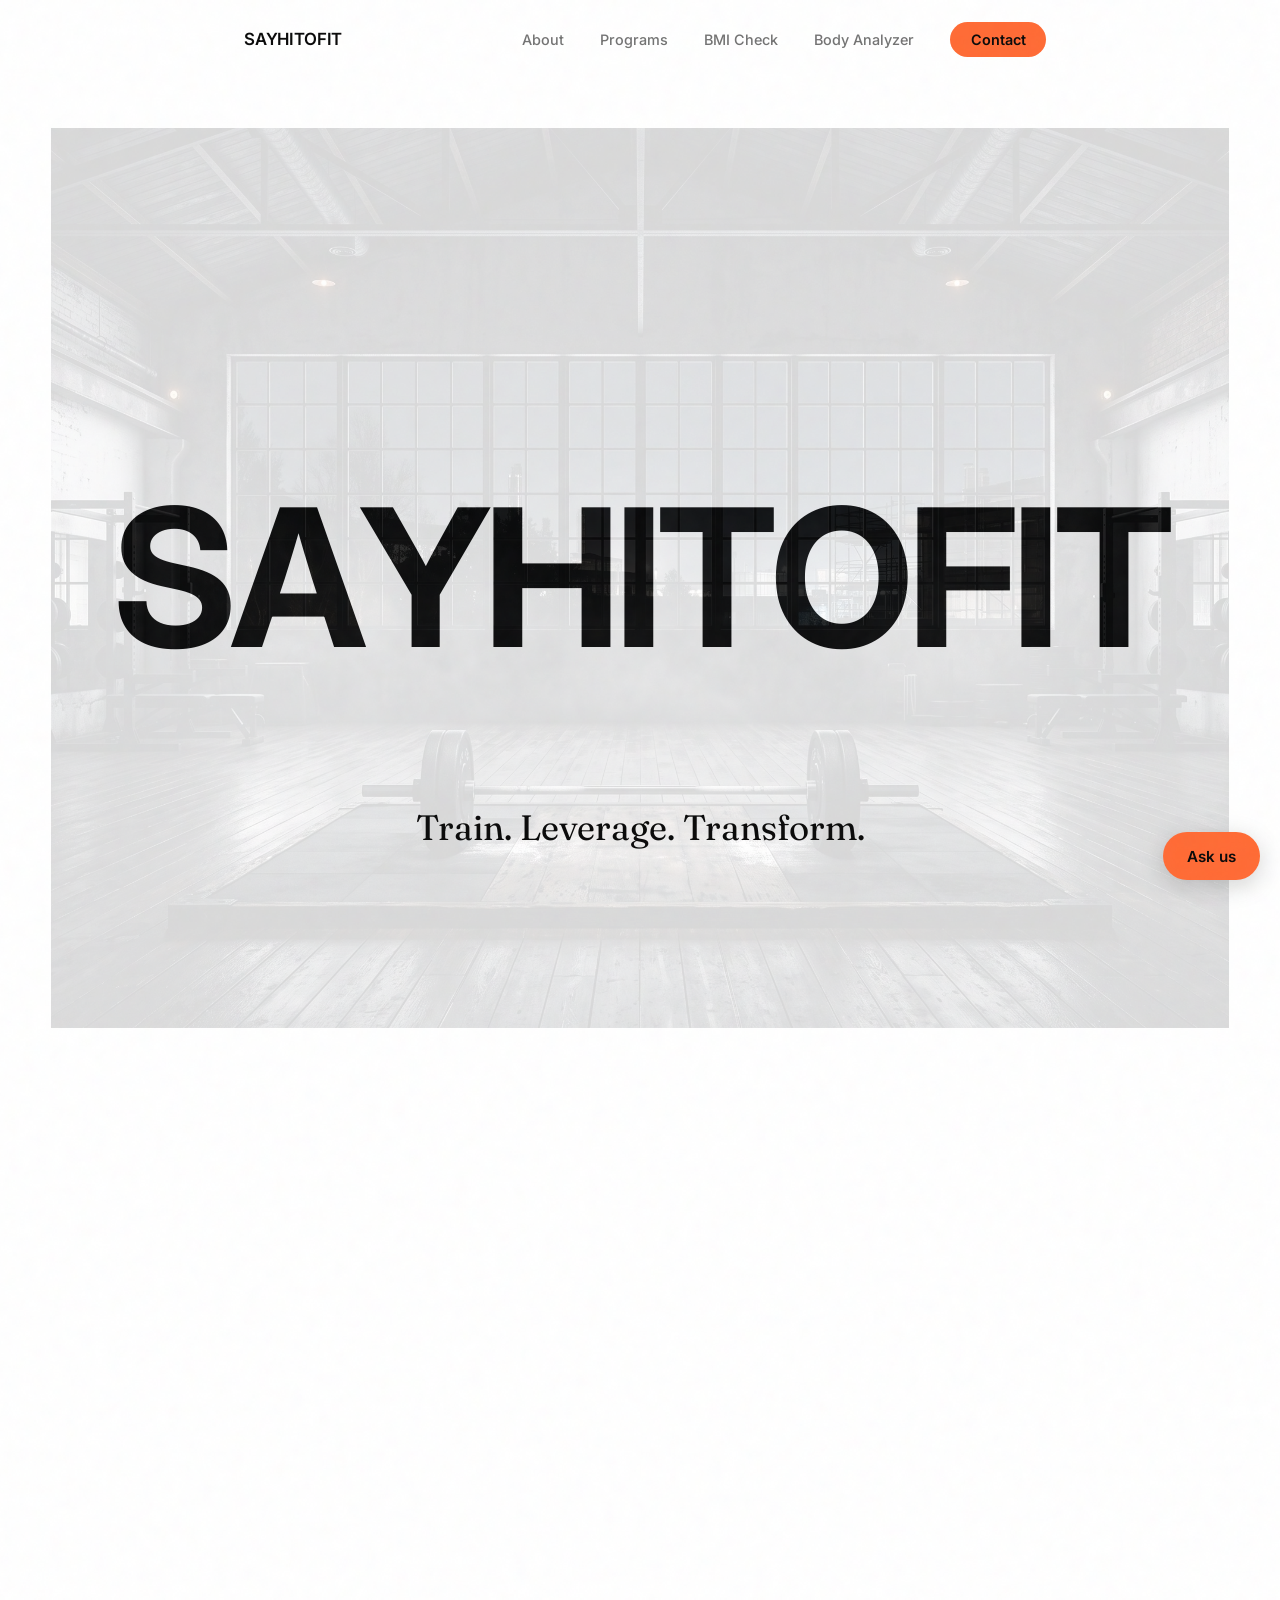
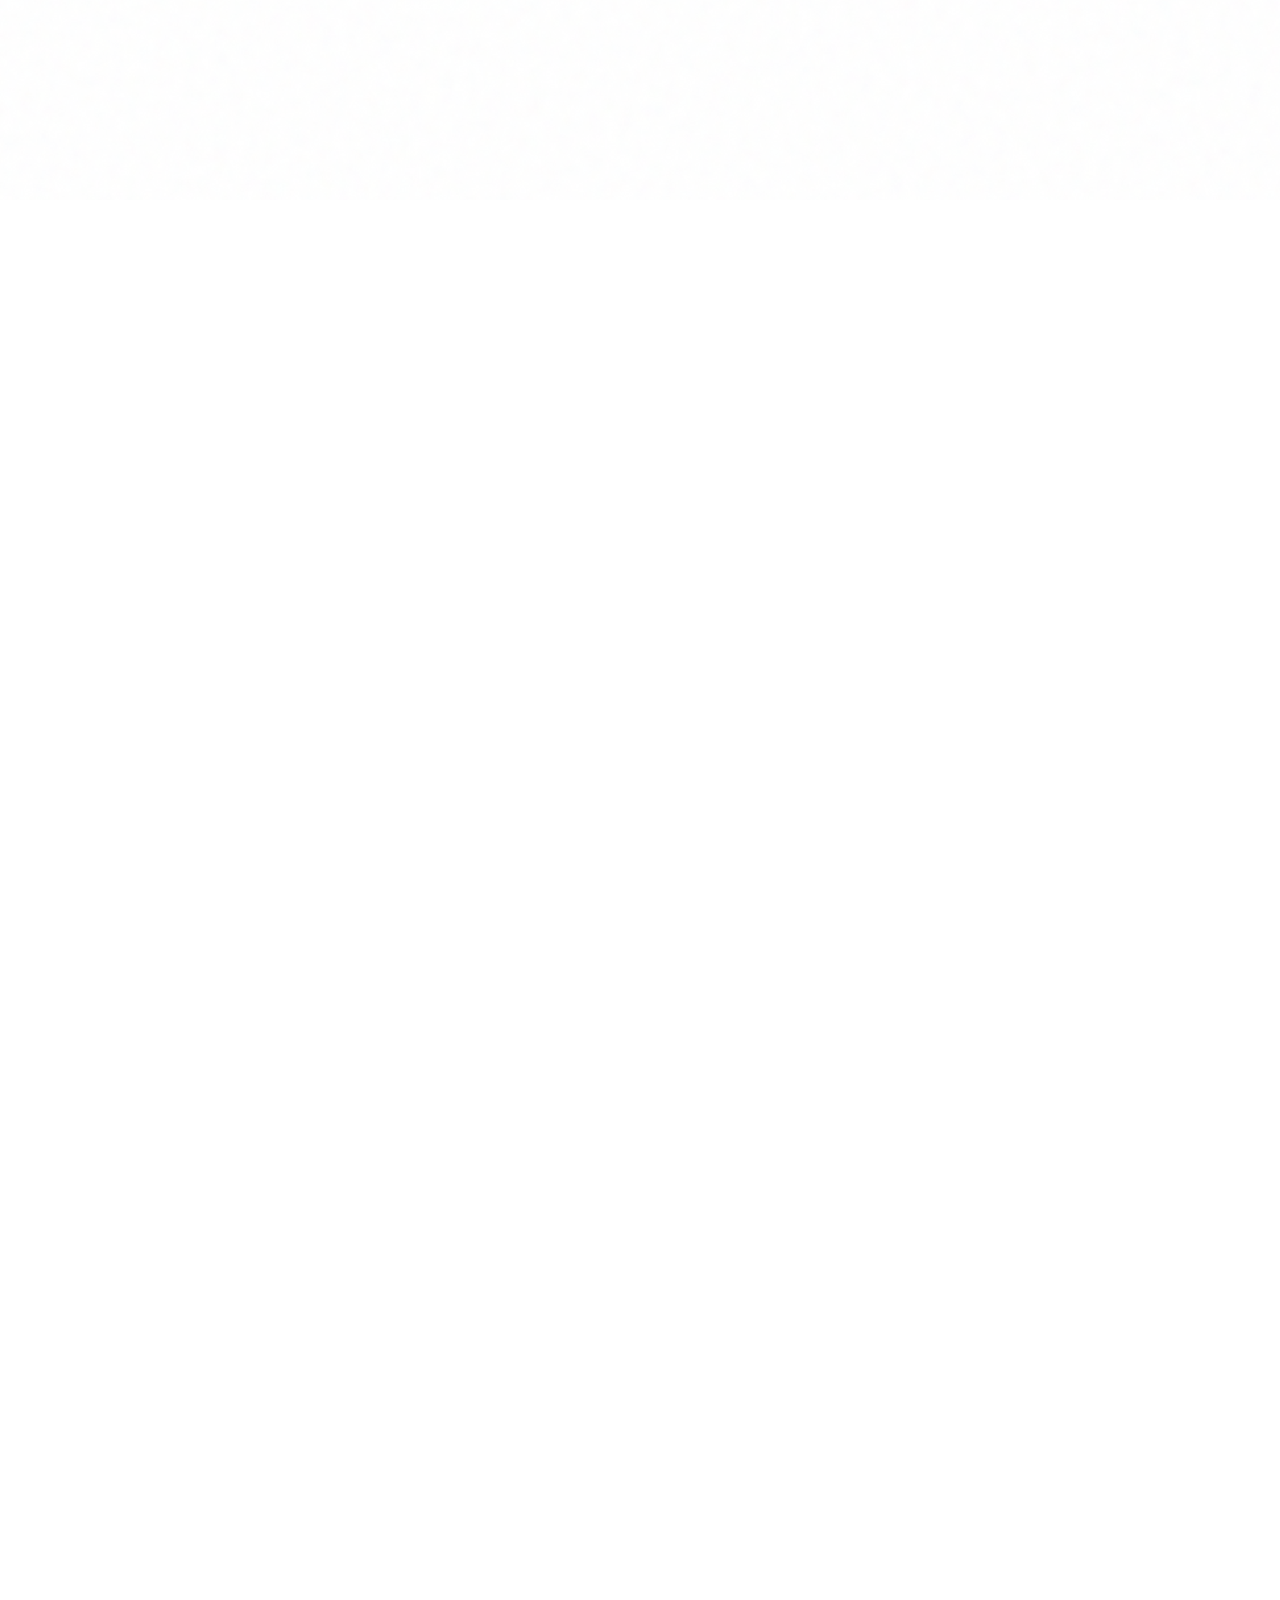
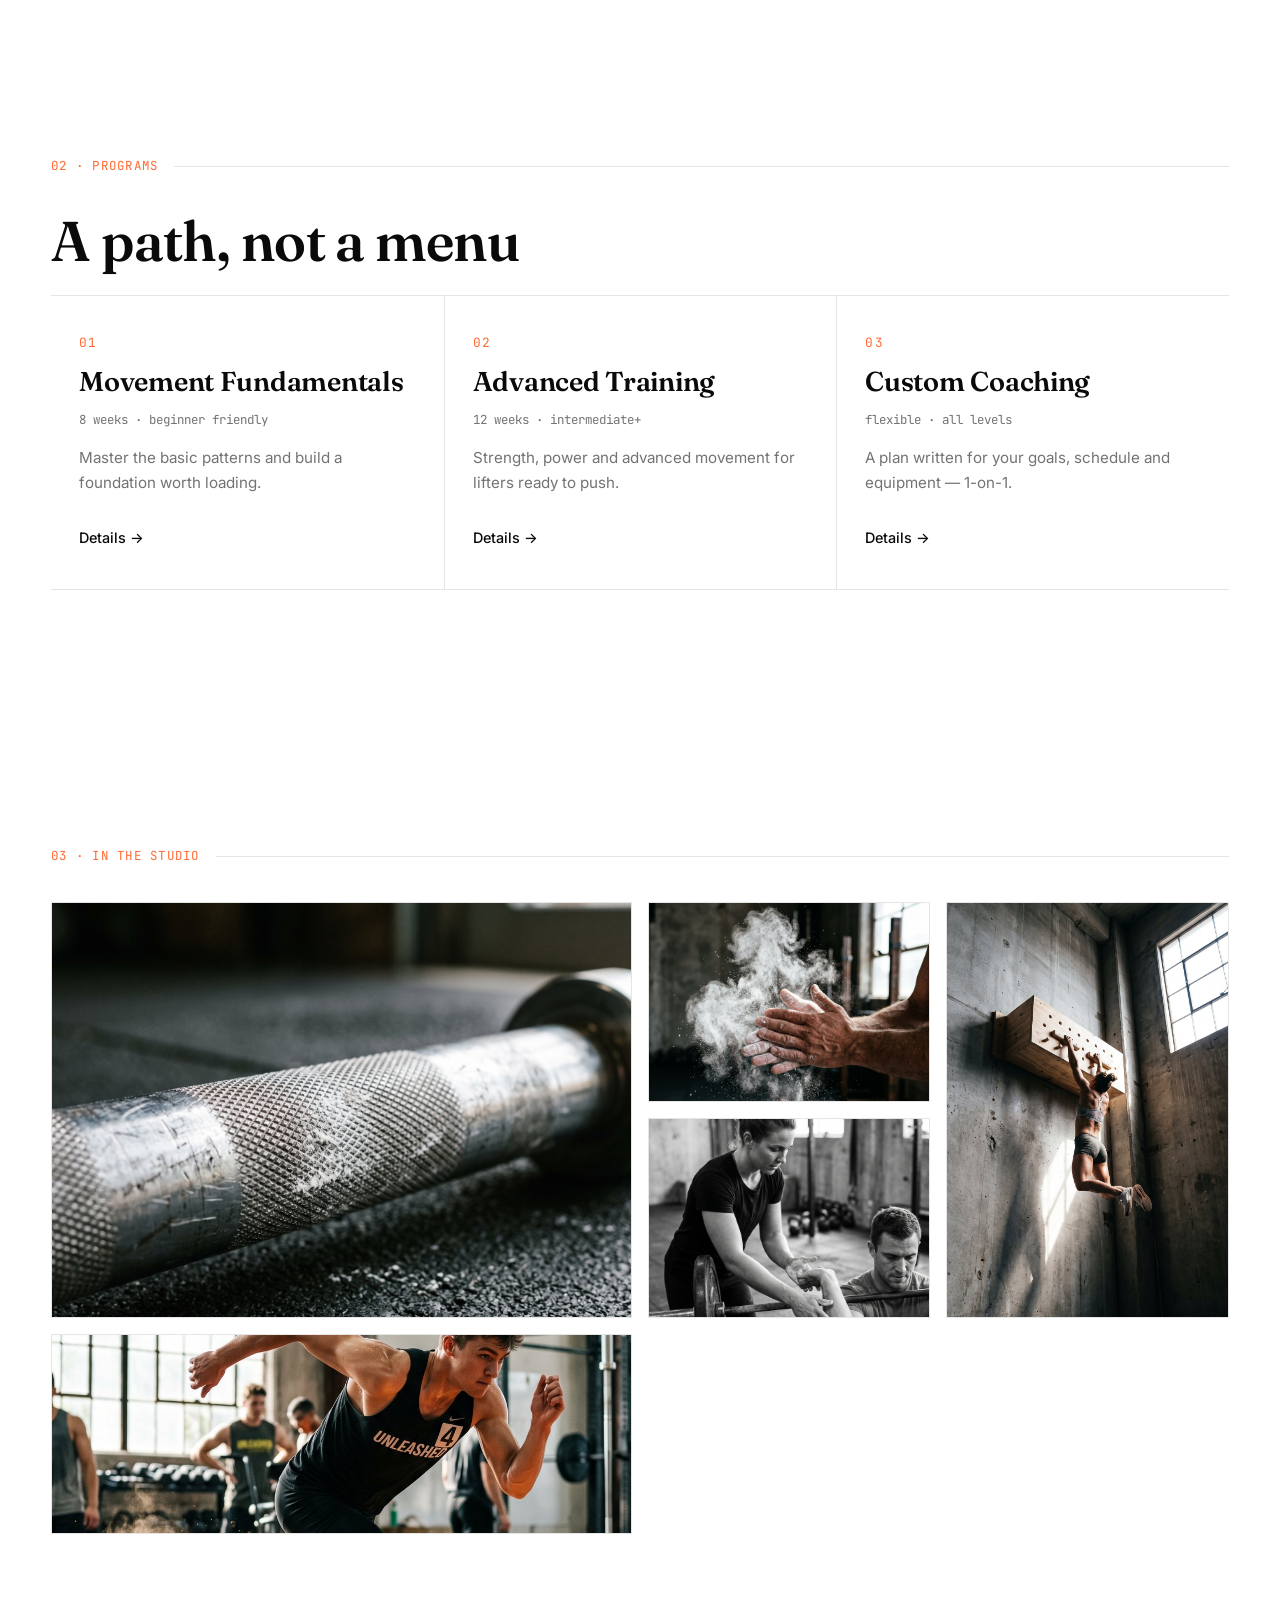
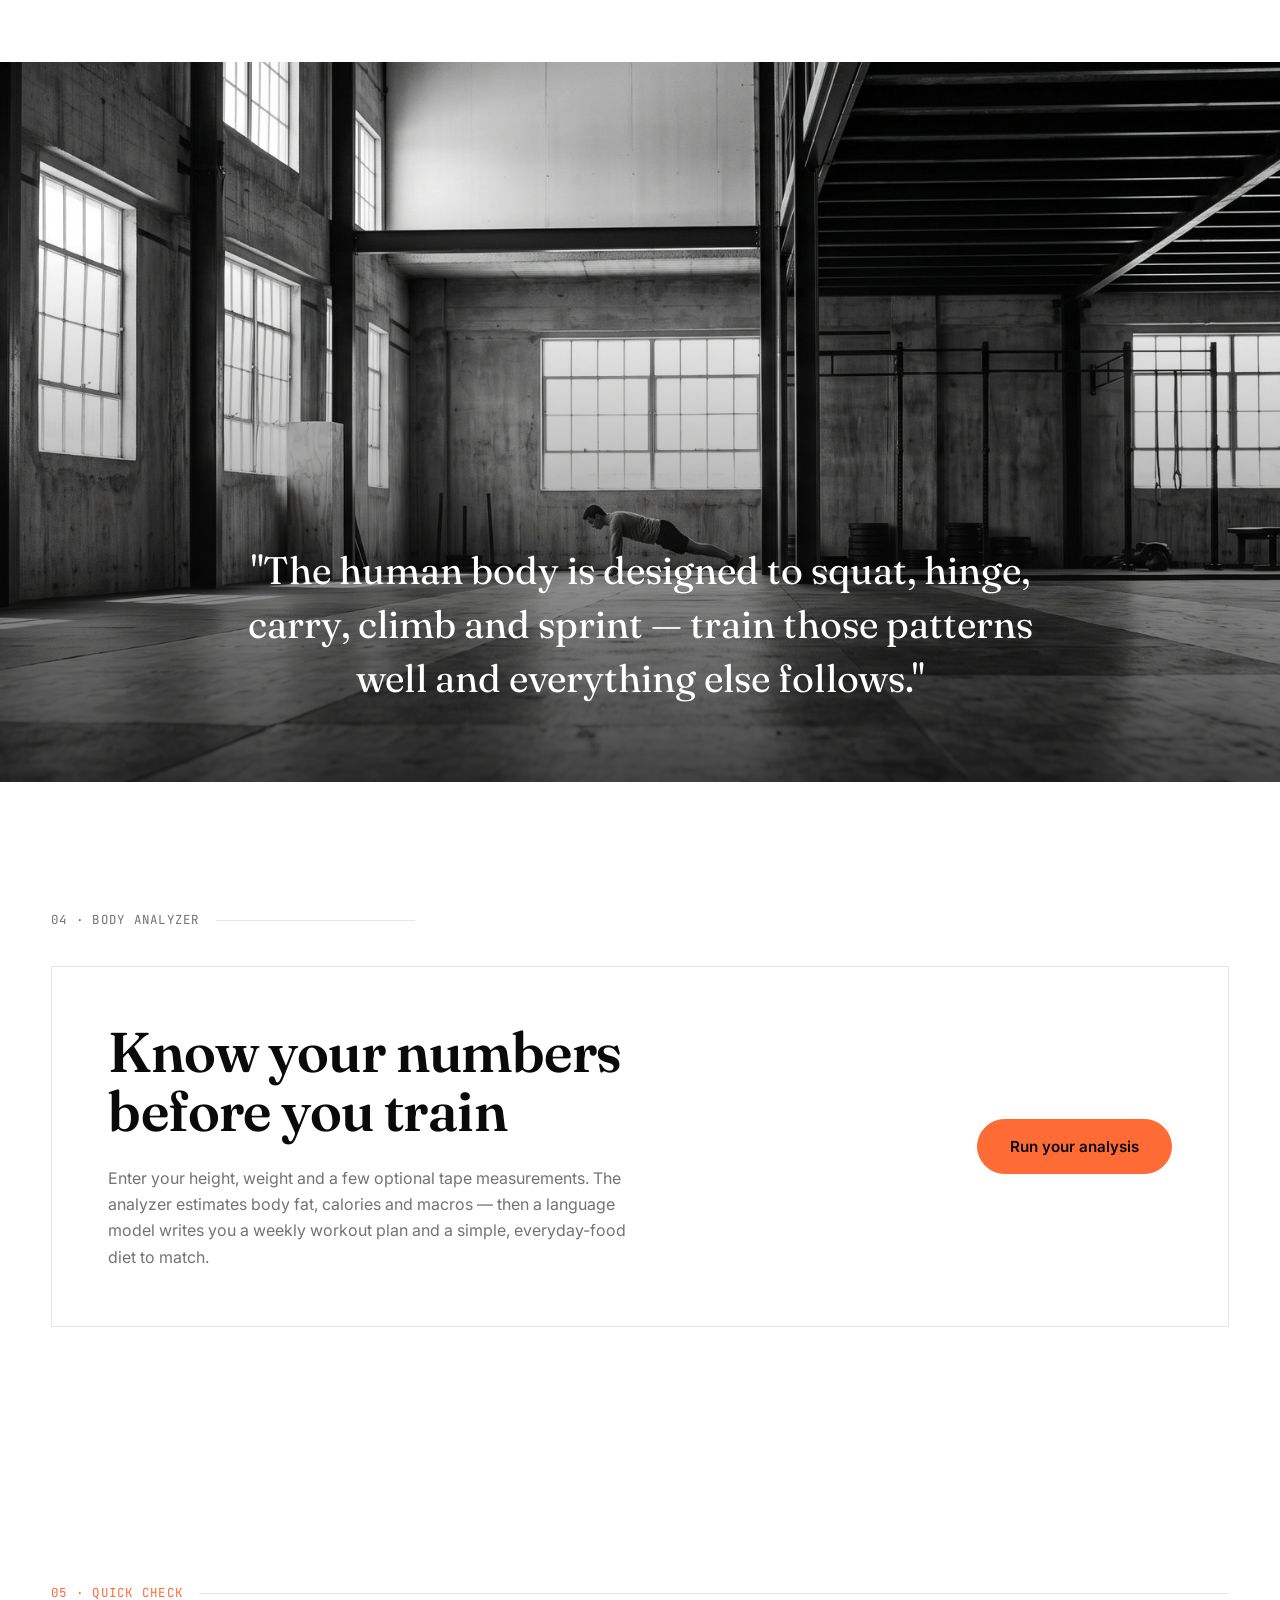
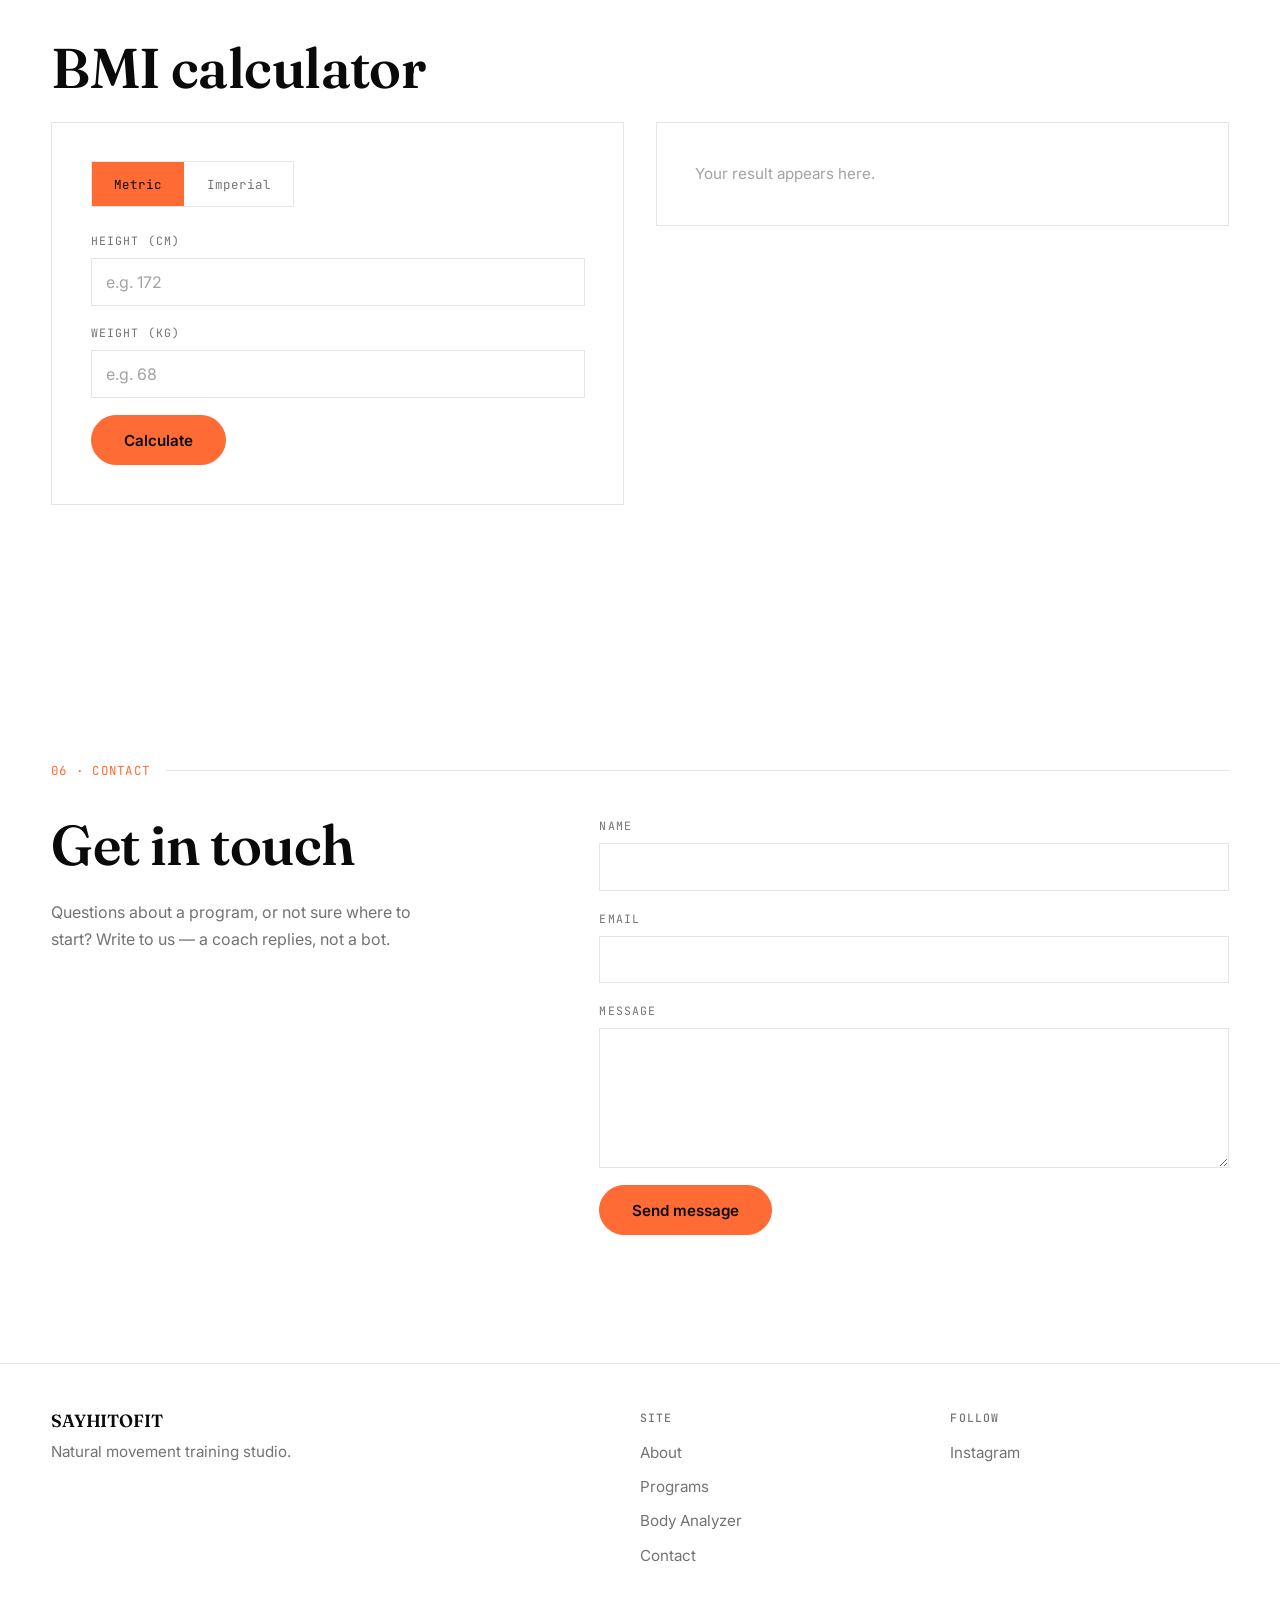
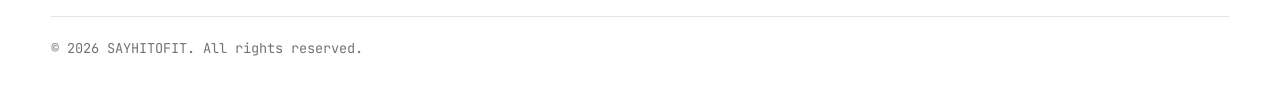
<file: src/index.html>
<!DOCTYPE html>
<html lang="en">
<head>
    <meta charset="UTF-8">
    <meta name="viewport" content="width=device-width, initial-scale=1.0">
    <title>SAYHITOFIT — Natural Movement Training</title>
    <meta name="description" content="SAYHITOFIT coaches natural movement, strength and body composition — programs built around how your body actually moves.">
    <meta property="og:title" content="SAYHITOFIT — Natural Movement Training">
    <meta property="og:description" content="Programs built around how your body actually moves.">
    <link rel="preconnect" href="https://fonts.googleapis.com">
    <link rel="preconnect" href="https://fonts.gstatic.com" crossorigin>
    <link href="https://fonts.googleapis.com/css2?family=Fraunces:opsz,wght@9..144,500;9..144,600&family=Inter:wght@400;500;600;700&family=JetBrains+Mono:wght@400;500&display=swap" rel="stylesheet">
    <link rel="stylesheet" href="assets/css/main.css">
</head>
<body class="grain-overlay">
    <header id="header">
        <div class="header-inner">
            <div class="logo">
                <a href="index.html">SAYHITOFIT</a>
            </div>
            <button class="menu-toggle" aria-label="Open menu" aria-expanded="false" aria-controls="nav-list">☰</button>
            <nav id="navigation" aria-label="Main">
                <ul id="nav-list">
                    <li><a href="#about">About</a></li>
                    <li><a href="programs.html">Programs</a></li>
                    <li><a href="#bmi-calculator">BMI Check</a></li>
                    <li><a href="ai-analyzer.html">Body Analyzer</a></li>
                    <li><a href="#contact" class="nav-cta">Contact</a></li>
                </ul>
            </nav>
        </div>
    </header>

    <main id="main-content">
        <section class="hero" id="hero">
            <div class="hero-scroll-track" id="hero-track">
                <div class="hero-sticky">
                    <div class="hero-bento">
                        <div class="hero-col" id="hero-col-left">
                            <div><img src="assets/images/hero-1.jpg" alt="Athlete exploding out of a sprint start"></div>
                            <div><img src="assets/images/hero-2.jpg" alt="Athlete hanging from a pegboard climb"></div>
                        </div>

                        <div class="hero-center" id="hero-center">
                            <div class="hero-word" id="hero-word">
                                <h1 id="hero-word-text"></h1>
                            </div>
                            <img class="hero-center-media" src="assets/images/hero-center.jpg" alt="Athlete holding an overhead squat with a loaded barbell in a bright training studio">
                        </div>

                        <div class="hero-col" id="hero-col-right">
                            <div><img src="assets/images/hero-3.jpg" alt="Sunlit training hall with kettlebells and rings"></div>
                            <div><img src="assets/images/hero-4.jpg" alt="Chalked hands clapping in a cloud of dust"></div>
                        </div>
                    </div>
                </div>
            </div>
            <div class="hero-tagline" id="hero-tagline">
                <p>Train. Leverage. Transform.</p>
            </div>
        </section>

        <section id="about" class="method">
            <div class="method-track" id="method-track">
                <div class="method-sticky">
                    <div class="method-headline-wrap" id="method-headline-wrap">
                        <h2 class="method-headline" data-index="0">Move naturally.</h2>
                        <h2 class="method-headline" data-index="1">Get stronger.</h2>
                        <h2 class="method-headline" data-index="2">Built to last.</h2>
                    </div>
                </div>
            </div>
            <div class="method-copy">
                <p id="method-paragraph">SAYHITOFIT is a natural movement training studio. Every program pairs proven strength methodology with personalized coaching — you learn the fundamentals properly, progress at a pace your joints agree with, and build a body that performs outside the gym too.</p>
            </div>
        </section>

        <section id="programs" class="programs">
            <div class="wrap">
                <p class="eyebrow">02 · Programs</p>
                <h2 class="section-title">A path, not a menu</h2>
                <div class="program-row">
                    <a class="program-item" href="programs.html">
                        <span class="program-num">01</span>
                        <h3>Movement Fundamentals</h3>
                        <span class="program-meta">8 weeks · beginner friendly</span>
                        <p>Master the basic patterns and build a foundation worth loading.</p>
                        <span class="program-more">Details →</span>
                    </a>
                    <a class="program-item" href="programs.html">
                        <span class="program-num">02</span>
                        <h3>Advanced Training</h3>
                        <span class="program-meta">12 weeks · intermediate+</span>
                        <p>Strength, power and advanced movement for lifters ready to push.</p>
                        <span class="program-more">Details →</span>
                    </a>
                    <a class="program-item" href="programs.html">
                        <span class="program-num">03</span>
                        <h3>Custom Coaching</h3>
                        <span class="program-meta">flexible · all levels</span>
                        <p>A plan written for your goals, schedule and equipment — 1-on-1.</p>
                        <span class="program-more">Details →</span>
                    </a>
                </div>
            </div>
        </section>

        <section class="bento-section">
            <div class="wrap">
                <p class="eyebrow">03 · In the studio</p>
                <div class="bento-grid">
                    <div class="bento-a"><img src="assets/images/bento-1.jpg" alt="Close-up of a worn knurled barbell on the gym floor"></div>
                    <div class="bento-b"><img src="assets/images/hero-4.jpg" alt="Chalked hands mid-clap"></div>
                    <div class="bento-c"><img src="assets/images/hero-2.jpg" alt="Pegboard climb in a concrete hall"></div>
                    <div class="bento-b"><img src="assets/images/bento-2.jpg" alt="Coach guiding a lifter's barbell position"></div>
                    <div class="bento-d"><img src="assets/images/hero-1.jpg" alt="Sprint start off the line"></div>
                </div>
            </div>
        </section>

        <section class="quote-section">
            <div class="quote-media">
                <img src="assets/images/quote-wide.jpg" alt="Lone athlete holding a plank in a vast industrial training hall">
                <blockquote>"The human body is designed to squat, hinge, carry, climb and sprint — train those patterns well and everything else follows."</blockquote>
            </div>
        </section>

        <section class="analyzer-callout">
            <div class="wrap">
                <p class="eyebrow">04 · Body Analyzer</p>
                <div class="callout-box">
                    <div>
                        <h2 class="section-title">Know your numbers before you train</h2>
                        <p>Enter your height, weight and a few optional tape measurements. The analyzer estimates body fat, calories and macros — then a language model writes you a weekly workout plan and a simple, everyday-food diet to match.</p>
                    </div>
                    <div class="callout-action">
                        <a href="ai-analyzer.html" class="btn">Run your analysis</a>
                    </div>
                </div>
            </div>
        </section>

        <section id="bmi-calculator" class="bmi-calculator">
            <div class="wrap">
                <p class="eyebrow">05 · Quick Check</p>
                <h2 class="section-title">BMI calculator</h2>
                <div class="bmi-grid">
                    <div class="panel bmi-form">
                        <div class="unit-toggle" role="group" aria-label="Unit system">
                            <button class="unit-btn active" data-unit="metric">Metric</button>
                            <button class="unit-btn" data-unit="imperial">Imperial</button>
                        </div>

                        <div id="metric-inputs">
                            <div class="form-group">
                                <label for="height-cm">Height (cm)</label>
                                <input type="number" id="height-cm" inputmode="decimal" min="0" placeholder="e.g. 172">
                            </div>
                            <div class="form-group">
                                <label for="weight-kg">Weight (kg)</label>
                                <input type="number" id="weight-kg" inputmode="decimal" min="0" placeholder="e.g. 68">
                            </div>
                        </div>

                        <div id="imperial-inputs" style="display: none;">
                            <div class="form-group">
                                <label for="height-feet">Height (feet &amp; inches)</label>
                                <div class="height-inputs">
                                    <input type="number" id="height-feet" placeholder="Feet" min="0">
                                    <input type="number" id="height-inches" placeholder="Inches" min="0" max="11" aria-label="Inches">
                                </div>
                            </div>
                            <div class="form-group">
                                <label for="weight-lbs">Weight (lbs)</label>
                                <input type="number" id="weight-lbs" inputmode="decimal" min="0" placeholder="e.g. 150">
                            </div>
                        </div>

                        <button id="calculate-bmi" class="btn">Calculate</button>
                    </div>
                    <div class="panel bmi-result-panel">
                        <div id="bmi-placeholder" class="result-placeholder">Your result appears here.</div>
                        <div class="bmi-result" id="bmi-result" style="display: none;">
                            <div class="bmi-value" id="bmi-value">0</div>
                            <div class="bmi-category" id="bmi-category"></div>
                            <div class="bmi-info" id="bmi-info"></div>
                            <button id="reset-bmi" class="btn ghost">Clear</button>
                        </div>
                    </div>
                </div>
            </div>
        </section>

        <section id="contact" class="contact">
            <div class="wrap">
                <p class="eyebrow">06 · Contact</p>
                <div class="contact-grid">
                    <div>
                        <h2 class="section-title">Get in touch</h2>
                        <p class="contact-note">Questions about a program, or not sure where to start? Write to us — a coach replies, not a bot.</p>
                    </div>
                    <form id="contact-form">
                        <div class="form-group">
                            <label for="contact-name">Name</label>
                            <input type="text" id="contact-name" name="name" autocomplete="name" required>
                        </div>
                        <div class="form-group">
                            <label for="contact-email">Email</label>
                            <input type="email" id="contact-email" name="email" autocomplete="email" required>
                        </div>
                        <div class="form-group">
                            <label for="contact-message">Message</label>
                            <textarea id="contact-message" name="message" required></textarea>
                        </div>
                        <button type="submit" class="btn">Send message</button>
                        <div id="contact-response" class="contact-response" style="display: none;" role="status">
                            <p id="response-text"></p>
                        </div>
                    </form>
                </div>
            </div>
        </section>
    </main>

    <footer id="footer">
        <div class="footer-grid">
            <div class="footer-info">
                <h3>SAYHITOFIT</h3>
                <p>Natural movement training studio.</p>
            </div>
            <div class="footer-links">
                <h4>Site</h4>
                <ul>
                    <li><a href="#about">About</a></li>
                    <li><a href="programs.html">Programs</a></li>
                    <li><a href="ai-analyzer.html">Body Analyzer</a></li>
                    <li><a href="#contact">Contact</a></li>
                </ul>
            </div>
            <div class="footer-links">
                <h4>Follow</h4>
                <ul>
                    <li><a href="https://instagram.com" rel="noopener">Instagram</a></li>
                </ul>
            </div>
        </div>
        <div class="footer-bottom">
            <p>© 2026 SAYHITOFIT. All rights reserved.</p>
        </div>
    </footer>
    <script src="assets/js/main.js"></script>
    <script src="assets/js/chat.js"></script>
</body>
</html>
</file>
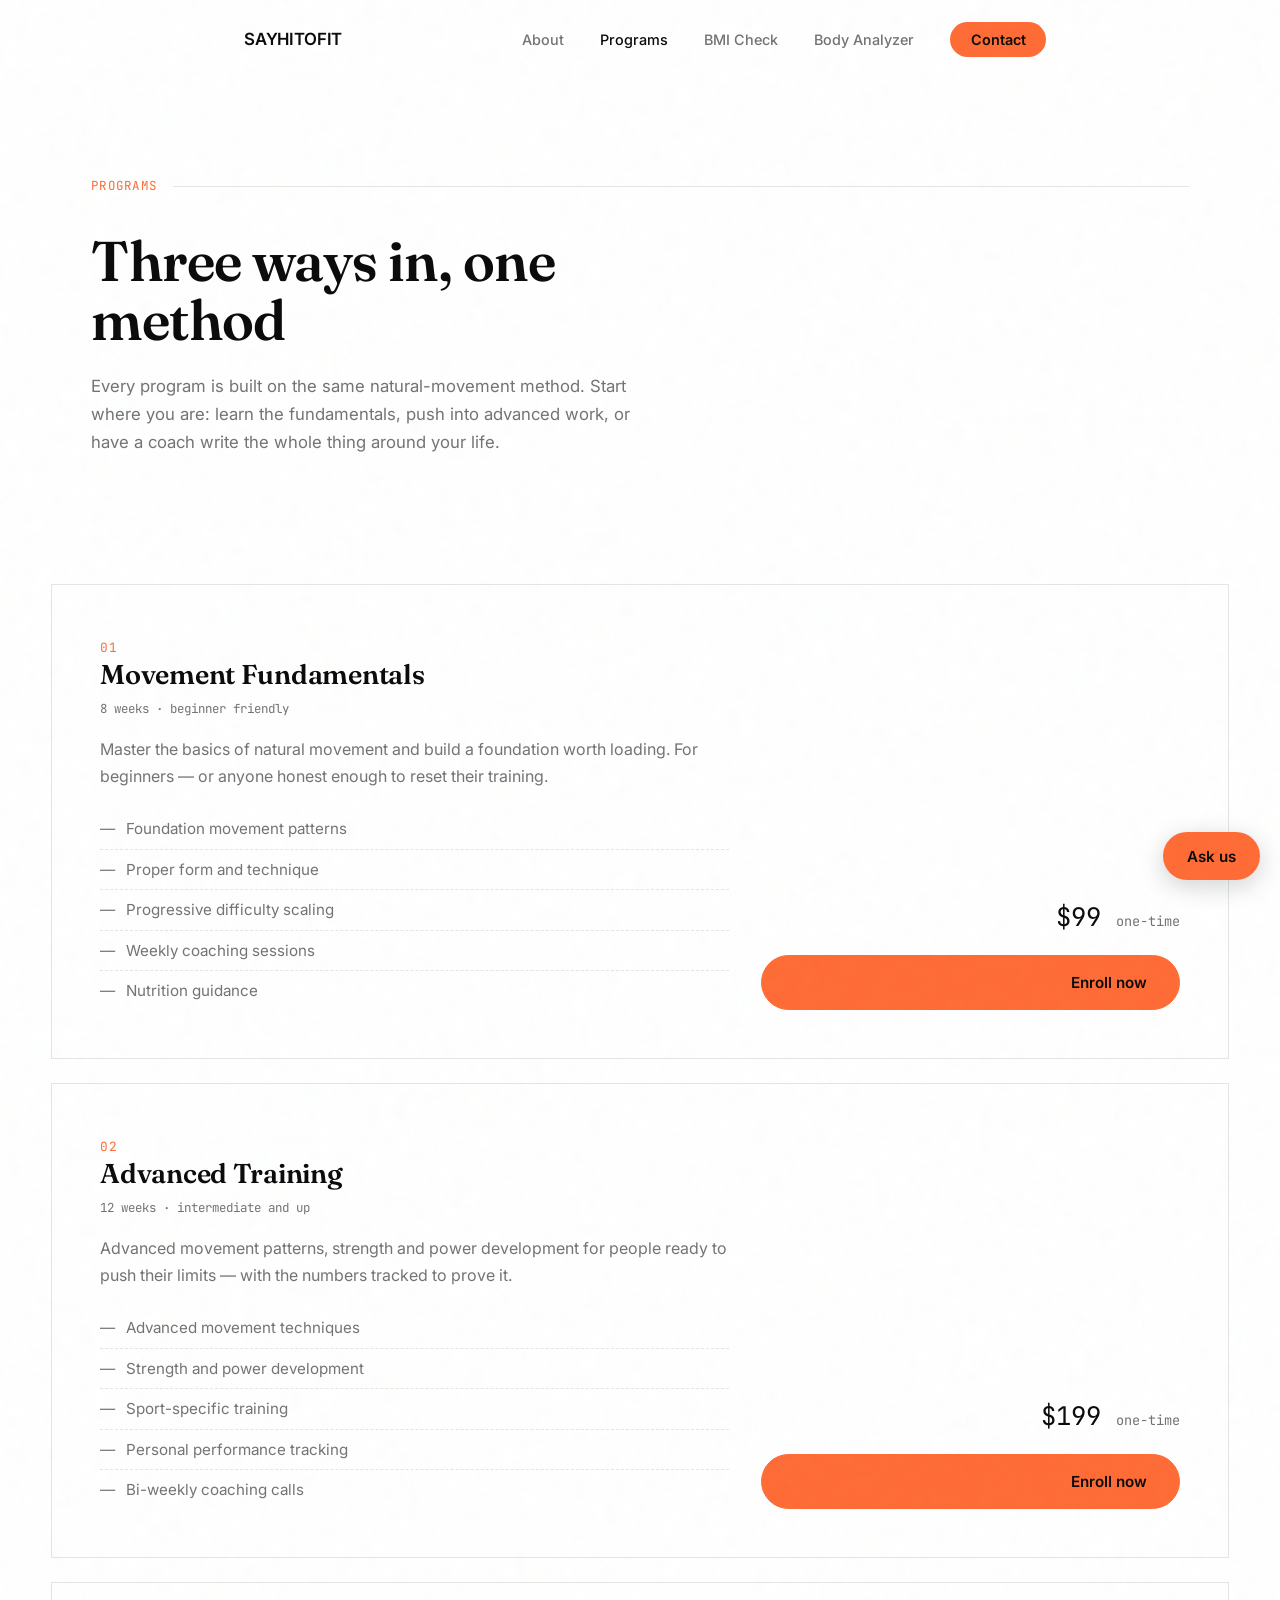
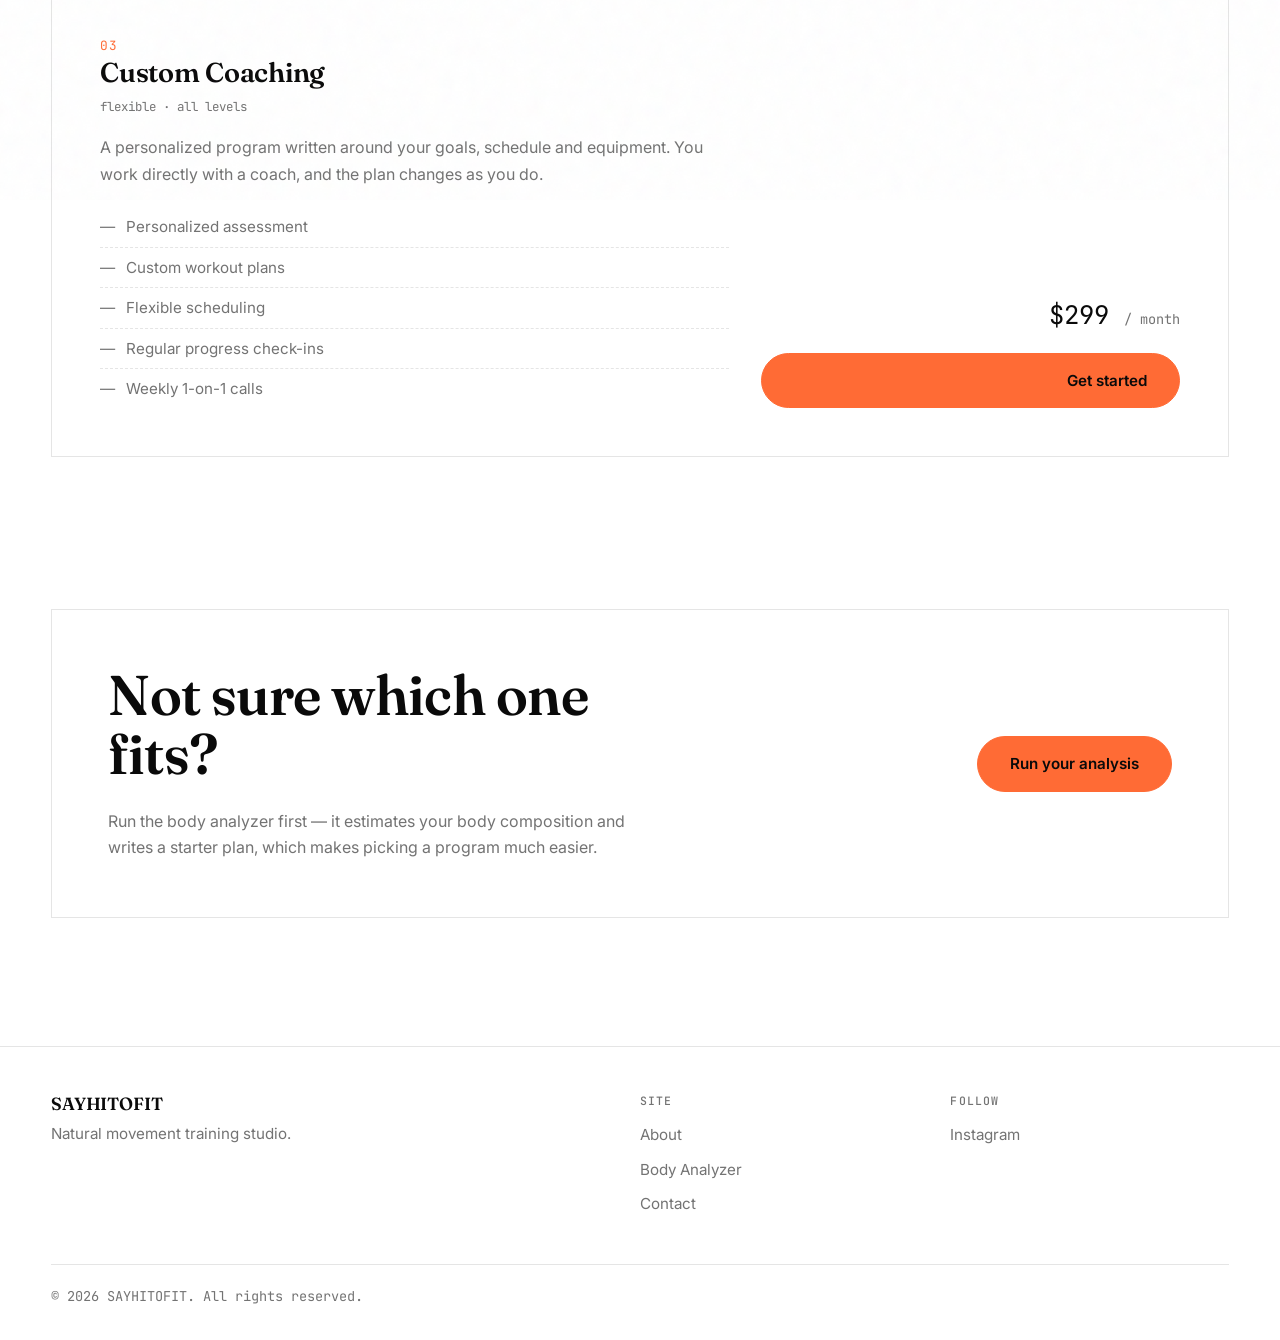
<file: src/programs.html>
<!DOCTYPE html>
<html lang="en">
<head>
    <meta charset="UTF-8">
    <meta name="viewport" content="width=device-width, initial-scale=1.0">
    <title>Programs — SAYHITOFIT</title>
    <meta name="description" content="SAYHITOFIT training programs: Movement Fundamentals, Advanced Training and Custom Coaching.">
    <link rel="preconnect" href="https://fonts.googleapis.com">
    <link rel="preconnect" href="https://fonts.gstatic.com" crossorigin>
    <link href="https://fonts.googleapis.com/css2?family=Fraunces:opsz,wght@9..144,500;9..144,600&family=Inter:wght@400;500;600;700&family=JetBrains+Mono:wght@400;500&display=swap" rel="stylesheet">
    <link rel="stylesheet" href="assets/css/main.css">
</head>
<body class="grain-overlay">
    <header id="header" class="scrolled">
        <div class="header-inner">
            <div class="logo">
                <a href="index.html">SAYHITOFIT</a>
            </div>
            <button class="menu-toggle" aria-label="Open menu" aria-expanded="false" aria-controls="nav-list">☰</button>
            <nav id="navigation" aria-label="Main">
                <ul id="nav-list">
                    <li><a href="index.html#about">About</a></li>
                    <li><a href="programs.html" aria-current="page">Programs</a></li>
                    <li><a href="index.html#bmi-calculator">BMI Check</a></li>
                    <li><a href="ai-analyzer.html">Body Analyzer</a></li>
                    <li><a href="index.html#contact" class="nav-cta">Contact</a></li>
                </ul>
            </nav>
        </div>
    </header>

    <main id="main-content">
        <div class="page-head wrap">
            <p class="eyebrow">Programs</p>
            <h1 class="section-title">Three ways in, one method</h1>
            <p class="lede">Every program is built on the same natural-movement method. Start where you are: learn the fundamentals, push into advanced work, or have a coach write the whole thing around your life.</p>
        </div>

        <section class="programs-section">
            <div class="wrap">
                <div class="program-card">
                    <div class="program-body">
                        <span class="program-num">01</span>
                        <h2>Movement Fundamentals</h2>
                        <span class="program-meta">8 weeks · beginner friendly</span>
                        <p>Master the basics of natural movement and build a foundation worth loading. For beginners — or anyone honest enough to reset their training.</p>
                        <ul class="program-features">
                            <li>Foundation movement patterns</li>
                            <li>Proper form and technique</li>
                            <li>Progressive difficulty scaling</li>
                            <li>Weekly coaching sessions</li>
                            <li>Nutrition guidance</li>
                        </ul>
                    </div>
                    <div class="program-side">
                        <div class="program-price">$99 <small>one-time</small></div>
                        <a href="index.html#contact" class="btn">Enroll now</a>
                    </div>
                </div>

                <div class="program-card">
                    <div class="program-body">
                        <span class="program-num">02</span>
                        <h2>Advanced Training</h2>
                        <span class="program-meta">12 weeks · intermediate and up</span>
                        <p>Advanced movement patterns, strength and power development for people ready to push their limits — with the numbers tracked to prove it.</p>
                        <ul class="program-features">
                            <li>Advanced movement techniques</li>
                            <li>Strength and power development</li>
                            <li>Sport-specific training</li>
                            <li>Personal performance tracking</li>
                            <li>Bi-weekly coaching calls</li>
                        </ul>
                    </div>
                    <div class="program-side">
                        <div class="program-price">$199 <small>one-time</small></div>
                        <a href="index.html#contact" class="btn">Enroll now</a>
                    </div>
                </div>

                <div class="program-card">
                    <div class="program-body">
                        <span class="program-num">03</span>
                        <h2>Custom Coaching</h2>
                        <span class="program-meta">flexible · all levels</span>
                        <p>A personalized program written around your goals, schedule and equipment. You work directly with a coach, and the plan changes as you do.</p>
                        <ul class="program-features">
                            <li>Personalized assessment</li>
                            <li>Custom workout plans</li>
                            <li>Flexible scheduling</li>
                            <li>Regular progress check-ins</li>
                            <li>Weekly 1-on-1 calls</li>
                        </ul>
                    </div>
                    <div class="program-side">
                        <div class="program-price">$299 <small>/ month</small></div>
                        <a href="index.html#contact" class="btn">Get started</a>
                    </div>
                </div>
            </div>
        </section>

        <section class="analyzer-callout" style="padding-top: 0;">
            <div class="wrap">
                <div class="callout-box">
                    <div>
                        <h2 class="section-title">Not sure which one fits?</h2>
                        <p>Run the body analyzer first — it estimates your body composition and writes a starter plan, which makes picking a program much easier.</p>
                    </div>
                    <div class="callout-action">
                        <a href="ai-analyzer.html" class="btn">Run your analysis</a>
                    </div>
                </div>
            </div>
        </section>
    </main>

    <footer id="footer">
        <div class="footer-grid">
            <div class="footer-info">
                <h3>SAYHITOFIT</h3>
                <p>Natural movement training studio.</p>
            </div>
            <div class="footer-links">
                <h4>Site</h4>
                <ul>
                    <li><a href="index.html#about">About</a></li>
                    <li><a href="ai-analyzer.html">Body Analyzer</a></li>
                    <li><a href="index.html#contact">Contact</a></li>
                </ul>
            </div>
            <div class="footer-links">
                <h4>Follow</h4>
                <ul>
                    <li><a href="https://instagram.com" rel="noopener">Instagram</a></li>
                </ul>
            </div>
        </div>
        <div class="footer-bottom">
            <p>© 2026 SAYHITOFIT. All rights reserved.</p>
        </div>
    </footer>
    <script src="assets/js/main.js"></script>
    <script src="assets/js/chat.js"></script>
</body>
</html>
</file>
<file: src/assets/css/main.css>
/* ============================================================
   SAYHITOFIT design system — monochrome pivot
   Palette:  pure white / near-black / gray, zero accent color
   Type:     Fraunces (display serif) / Inter (body) / JetBrains Mono (data)
   Radius:   0 everywhere except pills (nav, buttons)
   ============================================================ */

:root {
    --background: #ffffff;
    --foreground: #0a0a0a;
    --surface: #f5f5f5;      /* secondary/muted surfaces */
    --muted: #737373;        /* muted text */
    --border: #e5e5e5;       /* hairlines */
    --ember: #ff6b35;        /* the one accent — use sparingly */
    --overlay: rgba(10, 10, 10, 0.7);

    --font-display: 'Fraunces', 'Times New Roman', serif;
    --font-sans: 'Inter', 'Segoe UI', sans-serif;
    --font-mono: 'JetBrains Mono', 'Consolas', monospace;

    --step-hero: clamp(3rem, 10vw, 7rem);
    --step-h2: clamp(2rem, 5vw, 3.5rem);
    --step-h3: clamp(1.3rem, 2.5vw, 1.7rem);

    --space-section: clamp(4.5rem, 10vw, 8.5rem);
    --gutter: clamp(1.25rem, 4vw, 4rem);
}

* { margin: 0; padding: 0; box-sizing: border-box; }

html { scroll-behavior: smooth; }

body {
    font-family: var(--font-sans);
    font-size: 1rem;
    line-height: 1.65;
    background: var(--background);
    color: var(--foreground);
    overflow-x: hidden;
    position: relative;
}

img, video { max-width: 100%; display: block; }

h1, h2, h3, h4 {
    font-family: var(--font-display);
    line-height: 1.05;
    letter-spacing: -0.01em;
    font-weight: 600;
}

a { color: inherit; }

::selection { background: var(--ember); color: var(--foreground); }

:focus-visible {
    outline: 2px solid var(--foreground);
    outline-offset: 3px;
}

@media (prefers-reduced-motion: reduce) {
    html { scroll-behavior: auto; }
    *, *::before, *::after {
        animation-duration: 0.01ms !important;
        animation-iteration-count: 1 !important;
        transition-duration: 0.01ms !important;
    }
}

/* ------------------------------------------------------------
   Film grain overlay — subtle texture across the whole page
   ------------------------------------------------------------ */
.grain-overlay { position: relative; }

.grain-overlay::before {
    content: '';
    position: fixed;
    inset: -100%;
    z-index: 9999;
    pointer-events: none;
    opacity: 0.03;
    background-image: url("data:image/svg+xml,%3Csvg viewBox='0 0 200 200' xmlns='http://www.w3.org/2000/svg'%3E%3Cfilter id='n'%3E%3CfeTurbulence type='fractalNoise' baseFrequency='0.9' numOctaves='4' stitchTiles='stitch'/%3E%3C/filter%3E%3Crect width='100%25' height='100%25' filter='url(%23n)'/%3E%3C/svg%3E");
    animation: grain 8s steps(10) infinite;
}

@keyframes grain {
    0%, 100% { transform: translate(0, 0); }
    10% { transform: translate(-5%, -10%); }
    20% { transform: translate(-15%, 5%); }
    30% { transform: translate(7%, -25%); }
    40% { transform: translate(-5%, 25%); }
    50% { transform: translate(-15%, 10%); }
    60% { transform: translate(15%, 0%); }
    70% { transform: translate(0%, 15%); }
    80% { transform: translate(3%, 35%); }
    90% { transform: translate(-10%, 10%); }
}

/* ------------------------------------------------------------
   Reveal / entrance animations
   ------------------------------------------------------------ */
@keyframes reveal-up { from { opacity: 0; transform: translateY(50px); } to { opacity: 1; transform: translateY(0); } }
@keyframes reveal-left { from { opacity: 0; transform: translateX(-50px); } to { opacity: 1; transform: translateX(0); } }
@keyframes reveal-right { from { opacity: 0; transform: translateX(50px); } to { opacity: 1; transform: translateX(0); } }
@keyframes scale-in { from { opacity: 0; transform: scale(0.94); } to { opacity: 1; transform: scale(1); } }
@keyframes fade-in { from { opacity: 0; transform: scale(1.02); } to { opacity: 1; transform: scale(1); } }
@keyframes slide-up-letter { from { opacity: 0; transform: translateY(100%); } to { opacity: 1; transform: translateY(0); } }

.reveal-up { animation: reveal-up 0.8s ease-out forwards; }
.reveal-left { animation: reveal-left 0.8s ease-out forwards; }
.reveal-right { animation: reveal-right 0.8s ease-out forwards; }
.scale-in { animation: scale-in 0.7s ease-out forwards; }
.fade-in { animation: fade-in 0.8s ease-out forwards; }

.delay-100 { animation-delay: 100ms; }
.delay-200 { animation-delay: 200ms; }
.delay-300 { animation-delay: 300ms; }
.delay-400 { animation-delay: 400ms; }
.delay-500 { animation-delay: 500ms; }
.delay-600 { animation-delay: 600ms; }

[data-reveal] { opacity: 0; }
[data-reveal].in-view { opacity: 1; }

.text-stroke {
    -webkit-text-stroke: 1px currentColor;
    -webkit-text-fill-color: transparent;
    color: transparent;
}

.clip-diagonal { clip-path: polygon(0 0, 100% 0, 100% 85%, 0 100%); }
.clip-diagonal-reverse { clip-path: polygon(0 15%, 100% 0, 100% 100%, 0 100%); }

/* ------------------------------------------------------------
   Header — floating pill nav
   ------------------------------------------------------------ */
header {
    position: fixed;
    top: 1rem;
    left: 50%;
    transform: translateX(-50%);
    z-index: 100;
    width: 90%;
    max-width: 52rem;
    background: transparent;
    border-radius: 999px;
    transition: background 0.3s ease, box-shadow 0.3s ease;
}

header.scrolled {
    background: rgba(255, 255, 255, 0.85);
    backdrop-filter: blur(10px);
    box-shadow: 0 1px 1px -0.5px rgba(10,10,10,0.04), 0 3px 3px -1.5px rgba(10,10,10,0.04),
                0 6px 6px -3px rgba(10,10,10,0.04), 0 12px 12px -6px rgba(10,10,10,0.04);
}

header .header-inner {
    display: flex;
    align-items: center;
    justify-content: space-between;
    padding: 0.6rem 0.6rem 0.6rem 1.25rem;
}

.logo a {
    font-family: var(--font-sans);
    font-weight: 600;
    font-size: 1.05rem;
    letter-spacing: -0.01em;
    text-decoration: none;
    color: var(--foreground);
}

nav ul {
    display: flex;
    gap: 2.25rem;
    list-style: none;
    align-items: center;
}

nav ul li a {
    text-decoration: none;
    color: var(--muted);
    font-size: 0.9rem;
    font-weight: 500;
    transition: color 0.2s ease;
}

nav ul li a:hover,
nav ul li a[aria-current="page"] { color: var(--foreground); }

nav ul li a.nav-cta {
    background: var(--ember);
    color: var(--foreground);
    padding: 0.55rem 1.3rem;
    border-radius: 999px;
    font-weight: 600;
}

nav ul li a.nav-cta:hover { opacity: 0.85; color: var(--foreground); }

.menu-toggle {
    display: none;
    background: none;
    border: none;
    color: var(--foreground);
    width: 44px;
    height: 44px;
    font-size: 1.2rem;
    cursor: pointer;
}

/* ------------------------------------------------------------
   Buttons
   ------------------------------------------------------------ */
.btn {
    display: inline-block;
    font-family: var(--font-sans);
    font-weight: 600;
    font-size: 0.95rem;
    text-decoration: none;
    padding: 0.9rem 2rem;
    border-radius: 999px;
    border: 1px solid var(--ember);
    background: var(--ember);
    color: var(--foreground);
    cursor: pointer;
    transition: opacity 0.2s ease, transform 0.15s ease;
    min-height: 44px;
}

.btn:hover { opacity: 0.8; }
.btn:active { transform: translateY(1px); }

.btn.ghost {
    background: transparent;
    color: var(--foreground);
    border-color: var(--border);
}

.btn.ghost:hover { border-color: var(--foreground); opacity: 1; }

/* ------------------------------------------------------------
   Section scaffolding
   ------------------------------------------------------------ */
section { padding: var(--space-section) var(--gutter); }

.eyebrow {
    display: flex;
    align-items: center;
    gap: 1rem;
    font-family: var(--font-mono);
    font-size: 0.78rem;
    letter-spacing: 0.1em;
    text-transform: uppercase;
    color: var(--ember);
    margin-bottom: 2.2rem;
}

.eyebrow::after { content: ''; flex: 1; height: 1px; background: var(--border); }

.section-title {
    font-size: var(--step-h2);
    max-width: 16ch;
    margin-bottom: 1.5rem;
}

.wrap { max-width: 1200px; margin: 0 auto; }

/* ------------------------------------------------------------
   Hero — scroll-scrubbed bento
   ------------------------------------------------------------ */
.hero { position: relative; background: var(--background); }

.hero-scroll-track { height: 220vh; position: relative; }

.hero-sticky {
    position: sticky;
    top: 0;
    height: 100vh;
    overflow: hidden;
    display: flex;
    align-items: center;
    justify-content: center;
}

.hero-bento {
    position: relative;
    display: flex;
    align-items: stretch;
    justify-content: center;
    width: 100%;
    height: 100%;
}

.hero-col {
    display: flex;
    flex-direction: row;
    height: 100%;
    will-change: transform;
}

.hero-col > div {
    position: relative;
    flex: 1;
    overflow: hidden;
}

.hero-col img { width: 100%; height: 100%; object-fit: cover; }

.hero-center {
    position: relative;
    overflow: hidden;
    flex: 0 0 auto;
    height: 100%;
}

.hero-center .hero-center-media {
    position: absolute;
    inset: 0;
    width: 100%;
    height: 100%;
    object-fit: cover;
    z-index: 1;
    opacity: 0.15;
}

.hero-word {
    position: absolute;
    inset: 0;
    z-index: 0;
    display: flex;
    align-items: center;
    justify-content: center;
}

.hero-word h1 {
    font-family: var(--font-sans);
    font-weight: 700;
    font-size: 15vw;   /* 10 letters — sized to span the viewport */
    line-height: 0.8;
    letter-spacing: -0.04em;
    color: var(--foreground);
    white-space: nowrap;
}

.hero-word span {
    display: inline-block;
    opacity: 0;
    animation: slide-up-letter 0.8s ease-out forwards;
}

.hero-tagline {
    position: fixed;
    bottom: 0; left: 0; right: 0;
    z-index: 5;
    padding: 0 var(--gutter) 3rem;
    pointer-events: none;
}

.hero-tagline p {
    max-width: 40rem;
    margin: 0 auto;
    text-align: center;
    color: var(--foreground);
    font-family: var(--font-display);
    font-size: clamp(1.3rem, 3vw, 2.2rem);
    line-height: 1.35;
}

/* ------------------------------------------------------------
   Method section — 3D rotating headline + blur-reveal paragraph
   ------------------------------------------------------------ */
.method-track { height: 220vh; position: relative; }

.method-sticky {
    position: sticky;
    top: 0;
    height: 100vh;
    display: flex;
    align-items: center;
    justify-content: center;
    overflow: hidden;
}

.method-headline-wrap {
    position: relative;
    width: 100%;
    max-width: 1100px;
    min-height: 12rem;
    perspective: 1000px;
}

.method-headline {
    position: absolute;
    inset: 0;
    display: flex;
    align-items: center;
    justify-content: center;
    text-align: center;
    font-size: clamp(2.2rem, 7vw, 5.5rem);
    padding: 0 1.5rem;
    will-change: transform, opacity;
    backface-visibility: hidden;
}

.method-copy {
    padding: 2rem var(--gutter) 6rem;
    max-width: 60rem;
    margin: 0 auto;
    text-align: center;
}

.method-copy p {
    font-size: clamp(1.3rem, 2.6vw, 1.9rem);
    line-height: 1.5;
    font-family: var(--font-display);
}

.method-copy span { transition: opacity 0.2s ease, filter 0.2s ease; }

/* ------------------------------------------------------------
   Bento image grid (programs gallery)
   ------------------------------------------------------------ */
.bento-grid {
    display: grid;
    grid-template-columns: repeat(4, 1fr);
    grid-auto-rows: 200px;
    gap: 1rem;
    max-width: 1200px;
    margin: 0 auto;
}

.bento-grid > div {
    position: relative;
    overflow: hidden;
    border: 1px solid var(--border);
}

.bento-grid img { width: 100%; height: 100%; object-fit: cover; }

.bento-a { grid-column: span 2; grid-row: span 2; }
.bento-b { grid-column: span 1; grid-row: span 1; }
.bento-c { grid-column: span 1; grid-row: span 2; }
.bento-d { grid-column: span 2; grid-row: span 1; }

/* ------------------------------------------------------------
   Full-bleed quote section
   ------------------------------------------------------------ */
.quote-section { padding: 0; }

.quote-media {
    position: relative;
    aspect-ratio: 16 / 9;
    width: 100%;
    overflow: hidden;
}

.quote-media img { width: 100%; height: 100%; object-fit: cover; }

.quote-media::after {
    content: '';
    position: absolute;
    inset: 0;
    background: linear-gradient(0deg, rgba(10,10,10,0.75) 0%, rgba(10,10,10,0.25) 45%, transparent 75%);
}

.quote-media blockquote {
    position: absolute;
    left: 0; right: 0; bottom: 0;
    z-index: 2;
    padding: 0 var(--gutter) clamp(2.5rem, 6vw, 5rem);
    max-width: 56rem;
    margin: 0 auto;
    text-align: center;
    font-family: var(--font-display);
    font-size: clamp(1.4rem, 3vw, 2.4rem);
    line-height: 1.4;
    color: #fff;
}

/* ------------------------------------------------------------
   Programs strip
   ------------------------------------------------------------ */
.program-row {
    display: grid;
    grid-template-columns: repeat(3, minmax(0, 1fr));
    border-top: 1px solid var(--border);
}

.program-item {
    border-bottom: 1px solid var(--border);
    padding: 2.25rem 1.75rem 2.5rem;
    text-decoration: none;
    display: flex;
    flex-direction: column;
    gap: 0.9rem;
    transition: background 0.2s ease, color 0.2s ease;
    color: var(--foreground);
}

.program-item + .program-item { border-left: 1px solid var(--border); }

.program-item:hover { background: var(--foreground); color: var(--background); }
.program-item:hover .program-meta,
.program-item:hover .program-num,
.program-item:hover p { color: rgba(255,255,255,0.7); }

.program-num {
    font-family: var(--font-mono);
    font-size: 0.8rem;
    color: var(--ember);
    letter-spacing: 0.1em;
}

.program-item h3 { font-size: var(--step-h3); }

.program-meta {
    font-family: var(--font-mono);
    font-size: 0.78rem;
    color: var(--muted);
}

.program-item p { color: var(--muted); font-size: 0.95rem; }

.program-item .program-more {
    margin-top: auto;
    padding-top: 1rem;
    font-weight: 500;
    font-size: 0.9rem;
}

/* Programs page: full cards */
.program-card {
    border: 1px solid var(--border);
    padding: clamp(1.75rem, 4vw, 3rem);
    margin-bottom: 1.5rem;
    display: grid;
    grid-template-columns: minmax(0, 1.5fr) minmax(0, 1fr);
    gap: 2rem;
}

.program-card h2 { font-size: var(--step-h3); margin-bottom: 0.35rem; }

.program-card .program-body p { color: var(--muted); margin: 1rem 0 0; }

.program-features { list-style: none; margin-top: 1.25rem; }

.program-features li {
    padding: 0.45rem 0 0.45rem 1.6rem;
    position: relative;
    color: var(--muted);
    font-size: 0.95rem;
    border-bottom: 1px dashed var(--border);
}

.program-features li:last-child { border-bottom: none; }

.program-features li::before { content: '—'; position: absolute; left: 0; }

.program-side {
    display: flex;
    flex-direction: column;
    justify-content: flex-end;
    gap: 1rem;
    text-align: right;
}

.program-price {
    font-family: var(--font-mono);
    font-size: 1.6rem;
}

.program-price small { font-size: 0.85rem; color: var(--muted); }

/* ------------------------------------------------------------
   Analyzer callout
   ------------------------------------------------------------ */
.analyzer-callout .callout-box {
    border: 1px solid var(--border);
    padding: clamp(2rem, 5vw, 3.5rem);
    display: grid;
    grid-template-columns: minmax(0, 1.6fr) minmax(0, 1fr);
    gap: 2rem;
    align-items: center;
}

.analyzer-callout p { color: var(--muted); max-width: 52ch; }
.analyzer-callout .callout-action { justify-self: end; }

/* ------------------------------------------------------------
   Forms (BMI, contact, analyzer)
   ------------------------------------------------------------ */
.form-group { display: flex; flex-direction: column; margin-bottom: 1.1rem; }

.form-group label {
    font-family: var(--font-mono);
    font-size: 0.72rem;
    letter-spacing: 0.1em;
    text-transform: uppercase;
    color: var(--muted);
    margin-bottom: 0.5rem;
}

input, select, textarea {
    font-family: var(--font-sans);
    font-size: 1rem;
    color: var(--foreground);
    background: var(--background);
    border: 1px solid var(--border);
    padding: 0.8rem 0.9rem;
    min-height: 44px;
    width: 100%;
}

input:focus, select:focus, textarea:focus {
    outline: none;
    border-color: var(--foreground);
}

input::placeholder, textarea::placeholder { color: #a3a3a3; }

textarea { min-height: 140px; resize: vertical; }

.bmi-grid { display: grid; grid-template-columns: 1fr 1fr; gap: 2rem; align-items: start; }

.panel { background: var(--background); border: 1px solid var(--border); padding: clamp(1.5rem, 3vw, 2.5rem); }

.unit-toggle { display: inline-flex; border: 1px solid var(--border); overflow: hidden; margin-bottom: 1.5rem; }

.unit-btn {
    background: transparent;
    color: var(--muted);
    border: none;
    padding: 0.6rem 1.4rem;
    min-height: 44px;
    font-family: var(--font-mono);
    font-size: 0.78rem;
    letter-spacing: 0.08em;
    cursor: pointer;
}

.unit-btn.active { background: var(--ember); color: var(--foreground); }

.height-inputs { display: grid; grid-template-columns: 1fr 1fr; gap: 0.75rem; }

.bmi-value { font-family: var(--font-display); font-size: clamp(3.5rem, 7vw, 5rem); line-height: 1; margin: 0.5rem 0; }

.bmi-category {
    font-family: var(--font-mono);
    font-size: 0.85rem;
    letter-spacing: 0.1em;
    text-transform: uppercase;
    color: var(--ember);
    margin-bottom: 1rem;
}

.bmi-info { color: var(--muted); font-size: 0.95rem; margin-bottom: 1.5rem; }
.result-placeholder { color: #a3a3a3; font-size: 0.95rem; }

.contact-grid { display: grid; grid-template-columns: minmax(0, 1fr) minmax(0, 1.3fr); gap: clamp(2rem, 5vw, 5rem); }
.contact-note { color: var(--muted); max-width: 40ch; margin-top: 1rem; }

.contact-response {
    margin-top: 1.25rem;
    border: 1px solid var(--border);
    border-left: 3px solid var(--ember);
    background: var(--surface);
    padding: 1rem 1.25rem;
}

.contact-response.error { border-left-color: #b91c1c; }

/* ------------------------------------------------------------
   Footer
   ------------------------------------------------------------ */
footer { border-top: 1px solid var(--border); padding: 3rem var(--gutter) 2rem; }

.footer-grid {
    max-width: 1200px;
    margin: 0 auto;
    display: grid;
    grid-template-columns: minmax(0, 2fr) minmax(0, 1fr) minmax(0, 1fr);
    gap: 2rem;
}

.footer-grid h3 { font-size: 1.1rem; margin-bottom: 0.5rem; }

.footer-grid h4 {
    font-family: var(--font-mono);
    font-size: 0.72rem;
    letter-spacing: 0.1em;
    text-transform: uppercase;
    color: var(--muted);
    margin-bottom: 0.9rem;
    font-weight: 500;
}

.footer-grid p { color: var(--muted); font-size: 0.95rem; }
.footer-grid ul { list-style: none; }
.footer-grid ul li { margin-bottom: 0.5rem; }
.footer-grid a { color: var(--muted); text-decoration: none; font-size: 0.95rem; }
.footer-grid a:hover { color: var(--foreground); }

.footer-bottom {
    max-width: 1200px;
    margin: 2.5rem auto 0;
    padding-top: 1.25rem;
    border-top: 1px solid var(--border);
    color: var(--muted);
    font-size: 0.85rem;
    font-family: var(--font-mono);
    display: flex;
    justify-content: space-between;
    flex-wrap: wrap;
    gap: 1rem;
}

/* ------------------------------------------------------------
   Analyzer page
   ------------------------------------------------------------ */
.page-head { padding: calc(var(--space-section) + 3rem) var(--gutter) 0; }
.page-head .lede { color: var(--muted); max-width: 52ch; font-size: 1.05rem; }

.analyzer-layout { display: grid; grid-template-columns: minmax(0, 1fr) minmax(0, 1.25fr); gap: 2rem; align-items: start; }

.form-section + .form-section { margin-top: 2rem; }

.form-section h3 {
    font-family: var(--font-mono);
    font-weight: 500;
    font-size: 0.78rem;
    letter-spacing: 0.1em;
    text-transform: uppercase;
    color: var(--foreground);
    margin-bottom: 1.1rem;
    display: flex;
    align-items: center;
    gap: 0.9rem;
}

.form-section h3::after { content: ''; flex: 1; height: 1px; background: var(--border); }

.form-row { display: grid; grid-template-columns: 1fr 1fr; gap: 1rem; }
.optional-hint { color: #a3a3a3; font-size: 0.85rem; margin: -0.4rem 0 1rem; }
.analyze-btn { width: 100%; margin-top: 1.5rem; }

.results-empty { border: 1px dashed var(--border); padding: 3rem 2rem; color: #a3a3a3; text-align: center; }
.loading-state { text-align: center; padding: 3rem 2rem; color: var(--muted); }

.spinner {
    width: 36px; height: 36px;
    margin: 0 auto 1rem;
    border: 3px solid var(--border);
    border-top-color: var(--ember);
    border-radius: 50%;
    animation: spin 0.9s linear infinite;
}

@keyframes spin { to { transform: rotate(360deg); } }

.plan-source {
    display: inline-block;
    font-family: var(--font-mono);
    font-size: 0.72rem;
    letter-spacing: 0.08em;
    text-transform: uppercase;
    border: 1px solid var(--border);
    border-radius: 999px;
    padding: 0.35rem 0.9rem;
    color: var(--muted);
    margin-bottom: 1.5rem;
}

.plan-source.ai { border-color: var(--ember); color: var(--ember); }

/* Flex-wrap (not grid) so a short last row stretches to fill —
   a 5-item grid otherwise leaves an empty gray cell. */
.metric-grid {
    display: flex;
    flex-wrap: wrap;
    gap: 1px;
    background: var(--border);
    border: 1px solid var(--border);
    margin-bottom: 1.5rem;
}

.metric {
    flex: 1 1 130px;
    background: var(--background);
    padding: 1.1rem 1rem;
}

.metric .k {
    font-family: var(--font-mono);
    font-size: 0.68rem;
    letter-spacing: 0.1em;
    text-transform: uppercase;
    color: var(--muted);
    display: block;
    margin-bottom: 0.4rem;
}

.metric .v { font-family: var(--font-display); font-size: 1.5rem; font-weight: 600; }
.metric .v small { font-size: 0.8rem; color: var(--muted); font-family: var(--font-mono); }

.result-block { margin-bottom: 1.75rem; }

.result-block h4 {
    font-family: var(--font-mono);
    font-weight: 500;
    font-size: 0.78rem;
    letter-spacing: 0.1em;
    text-transform: uppercase;
    color: var(--foreground);
    margin-bottom: 0.9rem;
}

.advice-list { color: var(--muted); font-size: 0.95rem; white-space: pre-line; }
.chart-box { max-width: 320px; margin: 0 auto; }

.macro-legend {
    display: flex;
    justify-content: center;
    gap: 1.5rem;
    margin-top: 1rem;
    font-family: var(--font-mono);
    font-size: 0.78rem;
    color: var(--muted);
    flex-wrap: wrap;
}

.macro-legend span { display: inline-flex; align-items: center; gap: 0.45rem; }
.macro-legend .swatch { width: 11px; height: 11px; display: inline-block; border: 1px solid var(--border); }

.plan-day { border: 1px solid var(--border); margin-bottom: 0.9rem; overflow: hidden; }

.plan-day-head {
    display: flex;
    justify-content: space-between;
    gap: 1rem;
    padding: 0.8rem 1.1rem;
    background: var(--surface);
    font-family: var(--font-mono);
    font-size: 0.8rem;
}

.plan-day-head .focus { color: var(--muted); text-align: right; }
.plan-day table { width: 100%; border-collapse: collapse; font-size: 0.9rem; }

.plan-day td, .plan-day th {
    padding: 0.55rem 1.1rem;
    text-align: left;
    border-top: 1px solid var(--border);
}

.plan-day th {
    font-family: var(--font-mono);
    font-weight: 400;
    font-size: 0.68rem;
    letter-spacing: 0.08em;
    text-transform: uppercase;
    color: var(--muted);
}

.plan-day td:not(:first-child), .plan-day th:not(:first-child) {
    text-align: right;
    font-family: var(--font-mono);
    font-size: 0.85rem;
    color: var(--muted);
}

.plan-day td:first-child { color: var(--foreground); }

.meal-row { border-bottom: 1px dashed var(--border); padding: 0.9rem 0; }
.meal-row:last-child { border-bottom: none; }

.meal-row .meal-name {
    font-family: var(--font-mono);
    font-size: 0.72rem;
    letter-spacing: 0.1em;
    text-transform: uppercase;
    color: var(--foreground);
    margin-bottom: 0.35rem;
}

.meal-row ul { list-style: none; }
.meal-row ul li { color: var(--muted); font-size: 0.95rem; padding: 0.15rem 0; }
.meal-row ul li::before { content: '— '; color: #a3a3a3; }

.pantry-tags { display: flex; flex-wrap: wrap; gap: 0.5rem; }
.pantry-tags span { border: 1px solid var(--border); border-radius: 999px; padding: 0.3rem 0.85rem; font-size: 0.82rem; color: var(--muted); }

.photo-drop { display: flex; align-items: center; gap: 1rem; flex-wrap: wrap; }
.photo-hint { font-size: 0.85rem; color: #a3a3a3; }
.photo-preview { display: flex; align-items: flex-end; gap: 1rem; }
.photo-preview img { width: 110px; height: 110px; object-fit: cover; border: 1px solid var(--border); }
.photo-range { font-family: var(--font-display); font-size: 1.7rem; margin-bottom: 0.2rem; }

.photo-confidence {
    font-family: var(--font-mono);
    font-size: 0.72rem;
    letter-spacing: 0.1em;
    text-transform: uppercase;
    color: var(--muted);
    margin-bottom: 0.9rem;
}

.photo-note-muted { color: #a3a3a3; font-size: 0.9rem; }
#photo-analysis-body ul { list-style: none; }
#photo-analysis-body ul li { color: var(--muted); font-size: 0.95rem; padding: 0.15rem 0; }
#photo-analysis-body ul li::before { content: '— '; color: #a3a3a3; }

.error-box {
    border: 1px solid #b91c1c;
    background: rgba(185, 28, 28, 0.06);
    color: #991b1b;
    padding: 1.1rem 1.25rem;
    font-size: 0.95rem;
}

.disclaimer { color: #a3a3a3; font-size: 0.82rem; max-width: 62ch; margin-top: 2.5rem; }

/* ------------------------------------------------------------
   Responsive
   ------------------------------------------------------------ */
@media (max-width: 1024px) {
    .analyzer-layout { grid-template-columns: 1fr; }
    .program-card { grid-template-columns: 1fr; }
    .program-side { text-align: left; align-items: flex-start; }
    .bento-grid { grid-template-columns: repeat(2, 1fr); }
    .bento-a { grid-column: span 2; }
    .bento-d { grid-column: span 2; }
}

@media (max-width: 768px) {
    .menu-toggle { display: inline-flex; align-items: center; justify-content: center; }

    nav ul {
        display: none;
        position: absolute;
        top: calc(100% + 0.5rem);
        left: 0;
        right: 0;
        flex-direction: column;
        align-items: stretch;
        gap: 0;
        background: var(--background);
        border: 1px solid var(--border);
        border-radius: 1.25rem;
        padding: 0.5rem 1.25rem 1rem;
    }

    nav ul.open { display: flex; }

    nav ul li a {
        display: block;
        padding: 0.9rem 0;
        font-size: 1rem;
        border-bottom: 1px solid var(--border);
    }

    nav ul li:last-child a { border-bottom: none; }
    nav ul li a.nav-cta { text-align: center; margin-top: 0.5rem; }

    header.scrolled { background: rgba(255,255,255,0.95); }

    .hero-word h1 { font-size: 14.5vw; }

    .about-grid, .bmi-grid, .contact-grid, .analyzer-callout .callout-box { grid-template-columns: 1fr; }
    .analyzer-callout .callout-action { justify-self: start; }

    .program-row { grid-template-columns: 1fr; }
    .program-item + .program-item { border-left: none; }

    .footer-grid { grid-template-columns: 1fr 1fr; }
    .form-row { grid-template-columns: 1fr; }
    .footer-bottom { flex-direction: column; align-items: flex-start; }
}

@media (max-width: 480px) {
    .footer-grid { grid-template-columns: 1fr; }
    .metric-grid { grid-template-columns: 1fr 1fr; }
    .bento-grid { grid-template-columns: 1fr 1fr; grid-auto-rows: 140px; }
}

/* ------------------------------------------------------------
   Site assistant (chat widget)
   ------------------------------------------------------------ */
.visually-hidden {
    position: absolute;
    width: 1px; height: 1px;
    margin: -1px; padding: 0;
    overflow: hidden;
    clip: rect(0 0 0 0);
    white-space: nowrap;
    border: 0;
}

.chat-widget {
    position: fixed;
    right: 1.25rem;
    bottom: 1.25rem;
    z-index: 200;
    display: flex;
    flex-direction: column;
    align-items: flex-end;
    gap: 0.75rem;
    font-family: var(--font-sans);
}

.chat-fab {
    display: inline-flex;
    align-items: center;
    gap: 0.5rem;
    border: none;
    background: var(--ember);
    color: var(--foreground);
    font-family: var(--font-sans);
    font-weight: 600;
    font-size: 0.95rem;
    padding: 0.85rem 1.5rem;
    min-height: 48px;
    border-radius: 999px;
    cursor: pointer;
    box-shadow: 0 6px 24px rgba(10, 10, 10, 0.18);
    transition: transform 0.15s ease, opacity 0.2s ease;
    order: 2;
}

.chat-fab:hover { opacity: 0.9; }
.chat-fab:active { transform: translateY(1px); }

.chat-panel {
    width: min(380px, calc(100vw - 2.5rem));
    height: min(540px, calc(100vh - 8rem));
    display: flex;
    flex-direction: column;
    background: var(--background);
    border: 1px solid var(--border);
    box-shadow: 0 18px 48px rgba(10, 10, 10, 0.18);
    overflow: hidden;
    order: 1;
}

.chat-panel[hidden] { display: none; }

.chat-head {
    display: flex;
    align-items: flex-start;
    justify-content: space-between;
    gap: 1rem;
    padding: 1rem 1.1rem;
    border-bottom: 1px solid var(--border);
}

.chat-title {
    font-family: var(--font-mono);
    font-size: 0.78rem;
    letter-spacing: 0.1em;
    text-transform: uppercase;
    color: var(--foreground);
}

.chat-sub { font-size: 0.82rem; color: var(--muted); margin-top: 0.15rem; }

.chat-close {
    background: none;
    border: none;
    font-size: 1.5rem;
    line-height: 1;
    color: var(--muted);
    cursor: pointer;
    padding: 0 0.25rem;
    min-width: 32px;
}

.chat-close:hover { color: var(--foreground); }

.chat-log {
    flex: 1;
    overflow-y: auto;
    padding: 1rem 1.1rem;
    display: flex;
    flex-direction: column;
    gap: 0.65rem;
}

.chat-msg {
    max-width: 85%;
    padding: 0.65rem 0.9rem;
    font-size: 0.92rem;
    line-height: 1.5;
    white-space: pre-wrap;
    word-wrap: break-word;
}

.chat-assistant {
    background: var(--surface);
    color: var(--foreground);
    align-self: flex-start;
    border-left: 2px solid var(--ember);
}

.chat-user {
    background: var(--foreground);
    color: var(--background);
    align-self: flex-end;
}

.chat-muted { color: var(--muted); font-style: italic; border-left-color: var(--border); }

.chat-starters {
    display: flex;
    flex-wrap: wrap;
    gap: 0.4rem;
    padding: 0 1.1rem 0.6rem;
}

.chat-starter {
    background: transparent;
    border: 1px solid var(--border);
    border-radius: 999px;
    padding: 0.4rem 0.85rem;
    font-family: var(--font-sans);
    font-size: 0.8rem;
    color: var(--muted);
    cursor: pointer;
    transition: border-color 0.2s ease, color 0.2s ease;
}

.chat-starter:hover { border-color: var(--ember); color: var(--foreground); }

.chat-form {
    display: flex;
    gap: 0.5rem;
    padding: 0.75rem 1.1rem 0.5rem;
    border-top: 1px solid var(--border);
}

.chat-form input {
    flex: 1;
    min-height: 44px;
    font-size: 0.92rem;
}

.chat-send {
    width: 44px;
    min-height: 44px;
    border: none;
    background: var(--ember);
    color: var(--foreground);
    font-size: 1.1rem;
    cursor: pointer;
    transition: opacity 0.2s ease;
}

.chat-send:hover { opacity: 0.9; }
.chat-send:disabled { opacity: 0.5; cursor: default; }

.chat-disclaimer {
    font-size: 0.72rem;
    color: var(--muted);
    padding: 0 1.1rem 0.85rem;
}

@media (max-width: 480px) {
    .chat-widget { right: 1rem; bottom: 1rem; left: 1rem; align-items: stretch; }
    .chat-panel { width: 100%; height: min(70vh, 520px); }
    .chat-fab { align-self: flex-end; }
}
</file>
